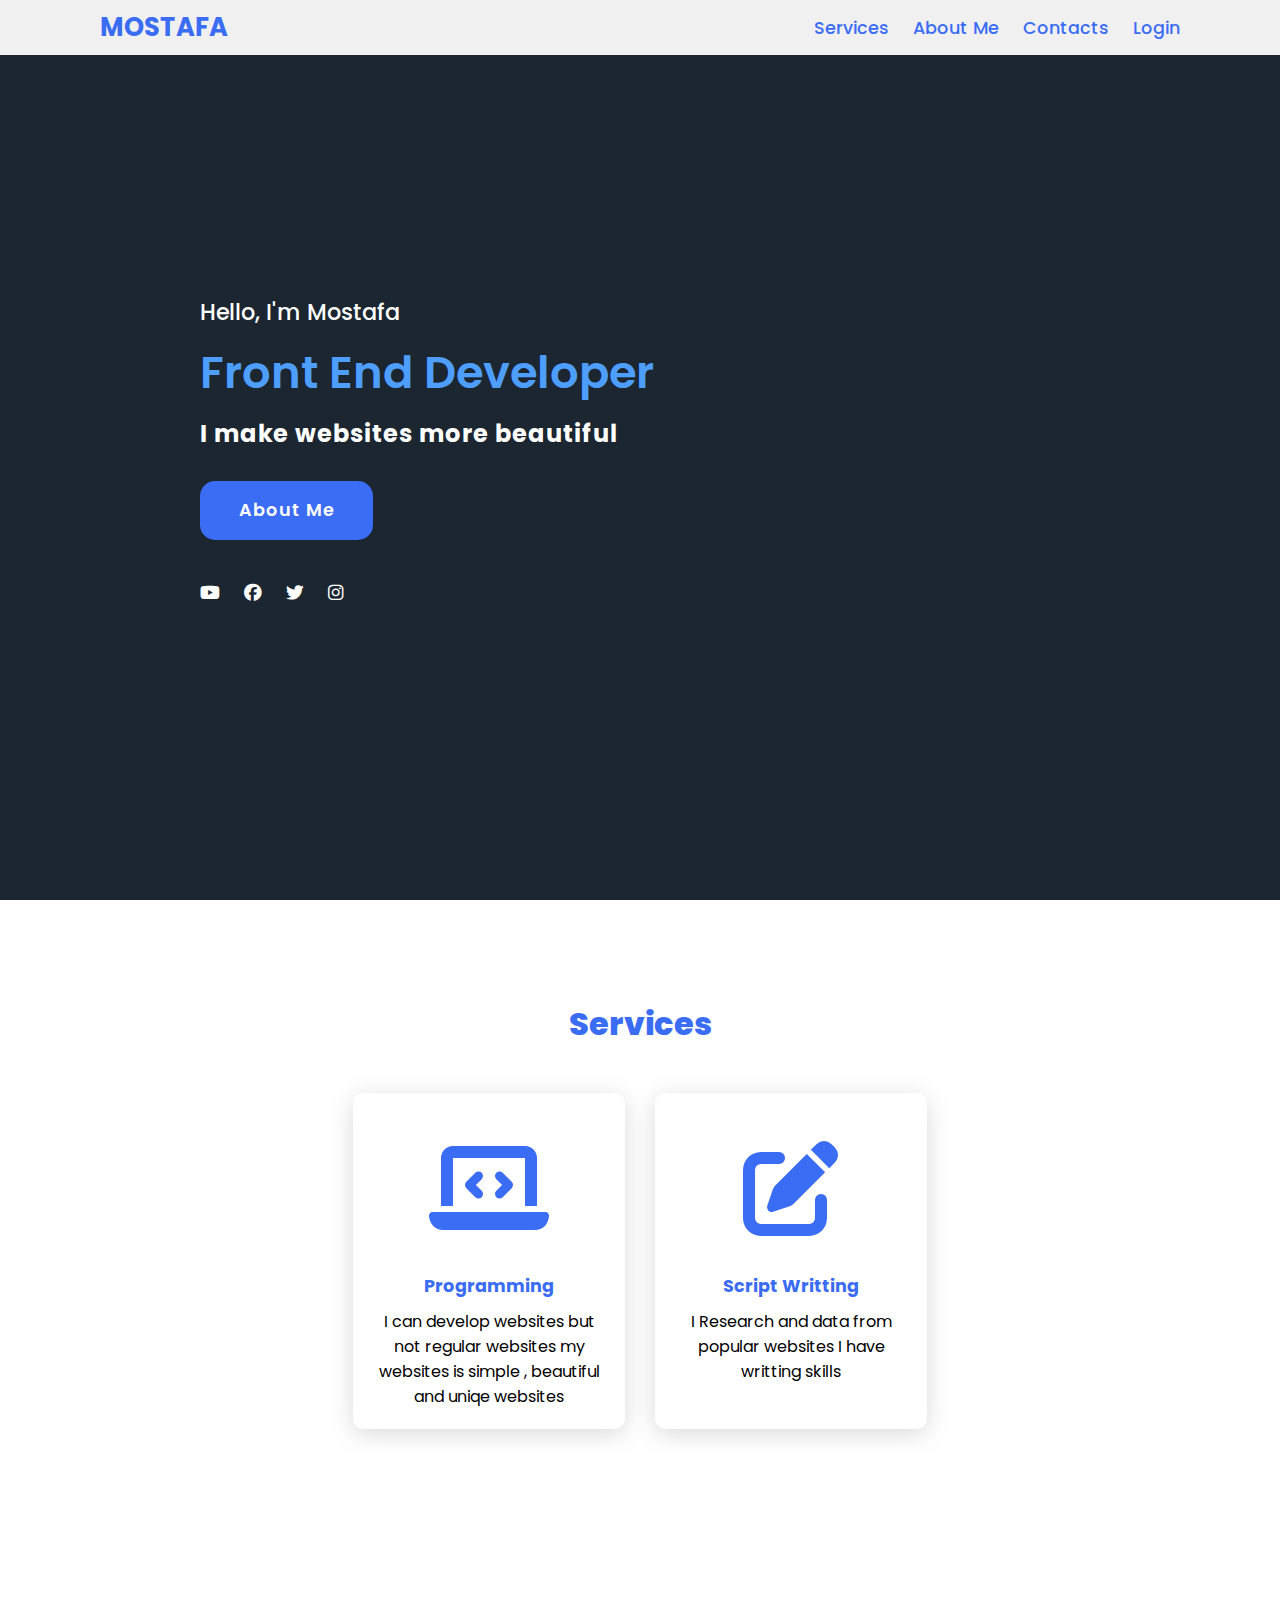
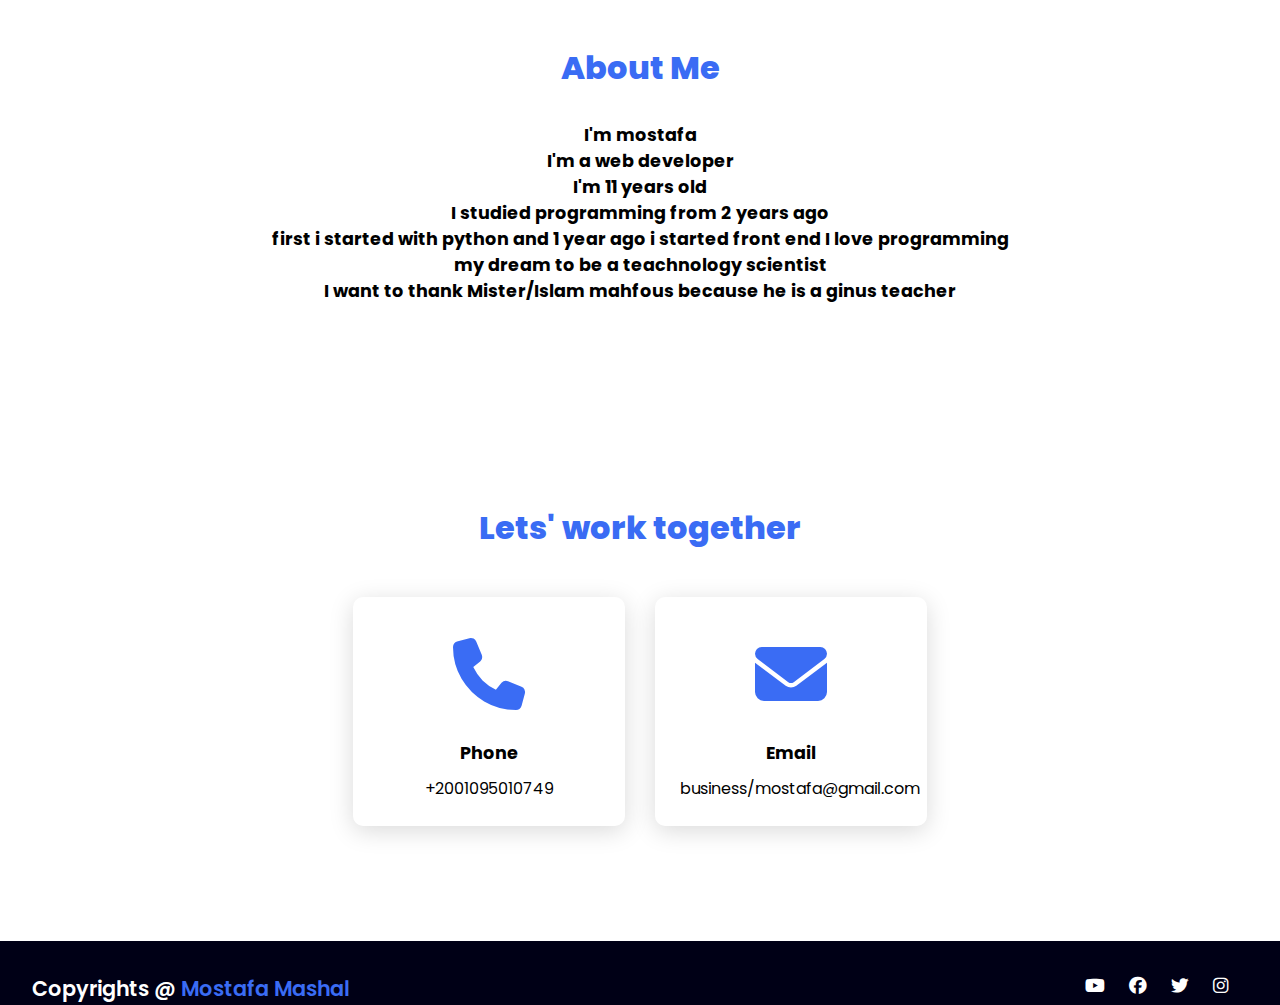
<file: index.html>
<!DOCTYPE html>
<html>

<head>
  <meta charset="utf-8">
  <meta name="viewport" content="width=device-width">
  <title>Mostafa Mashal</title>
  <link rel="stylesheet" href="https://cdnjs.cloudflare.com/ajax/libs/font-awesome/6.6.0/css/all.min.css">
  <link rel="stylesheet" type="text/css" href="styles.css" />
</head>

<body>

  <header>
    <a href="#" class="logo">Mostafa</a>
    <nav class="navigation">
      <a href="#services">Services</a>
      <a href="#About Me">About Me</a>
      <a href="#Contact">Contacts</a>
      <a href="text.html">Login</a>
    </nav>
  </header>

  <section class="main">
    <div>
      <h2>Hello, I'm Mostafa <br><span>Front End Developer</span></h2>
      <h3>I make websites more beautiful </h3>
      <a href="#About Me" class="main-btn">About Me</a>

      <div class= "social-icons">
        <a href="https://www.youtube.com/@salwamashal34"><i class="fa-brands fa-youtube"></i></a>
        <a href="https://www.facebook.com/mostafa.mashal.7334/"><i class="fa-brands fa-facebook"></i></a>
        <a href="#"><i class="fa-brands fa-twitter"></i></a>
        <a href="#"><i class="fa-brands fa-instagram"></i></a>
      </div>
    </div>
  </section>

  <section class="cards" id="services">
    <h2 class="title">Services</h2>
    <div class="content">
      <div class="card">
          <div class="icon">
            <i class="fa-solid fa-laptop-code"></i>
           </div>
          <div class="info">
            <h3>Programming</h3>
            <p>I can develop websites but not regular websites my websites is simple , beautiful and uniqe websites</p>
          </div>
      </div>
      <div class="card">
          <div class="icon">
            <i class="fa-solid fa-pen-to-square"></i>
           </div>
          <div class="info">
            <h3>Script Writting</h3>
            <p>I Research and data from popular websites I have writting skills</p>
          </div>
      </div>
    </div>
  </section>
  <section class="About Me" id="About Me">
    <h2 class="title">About Me</h2>
    <p class="paragraph">I'm mostafa <br> I'm a web developer <br>I'm 11 years old<br> I studied programming from 2 years ago<br> first i started with python and 1 year ago i started front end I love programming<br> my dream to be a teachnology scientist <br> I want to thank Mister/Islam mahfous because he is a ginus teacher</p>
  </section>

  <section class="cards contact" id="Contact">
    <h2 class="title">Lets' work together</h2>
    <div class="content">
      <div class="card">
          <div class="icon">
            <i class="fa-solid fa-phone"></i>
           </div>
          <div class="info">
            <h3>Phone</h3>
            <p>+2001095010749</p>
          </div>
      </div>
      <div class="card">
          <div class="icon">
            <i class="fa-solid fa-envelope"></i>
           </div>
          <div class="info">
            <h3>Email</h3>
            <p>business/mostafa@gmail.com</p>
          </div>
      </div>
    </div>
  </section>

  <footer class="footer">
    <p class="footer-title">Copyrights @ <span>Mostafa Mashal</span></p>
    <div class= "social-icons">
      <a href="https://www.youtube.com/@salwamashal34"><i class="fa-brands fa-youtube"></i></a>
      <a href="https://www.facebook.com/mostafa.mashal.7334/"><i class="fa-brands fa-facebook"></i></a>
      <a href="#"><i class="fa-brands fa-twitter"></i></a>
      <a href="#"><i class="fa-brands fa-instagram"></i></a>
    </div>
  </footer>
</body>

</html>
</file>
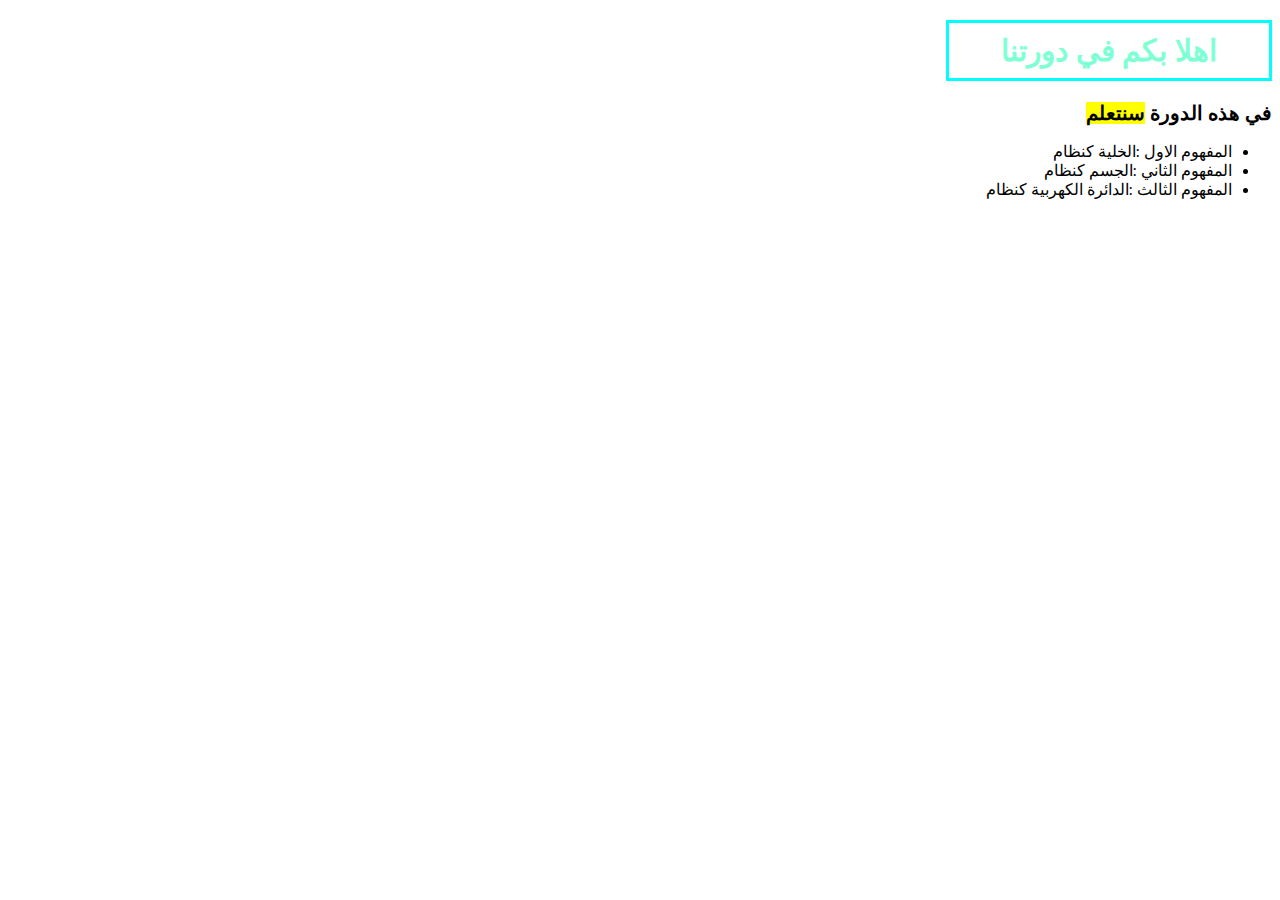
<file: home.html>
<!DOCTYPE html>
<html lang="en">
<head>
    <meta charset="UTF-8">
    <meta name="viewport" content="width=device-width, initial-scale=1.0">
    <link rel="stylesheet" type="text/css" href="home_s.css" />
    <title>mostafa course</title>
</head>
<body dir="rtl">
    <h1 class="ha">اهلا بكم في دورتنا</h1>
    <h2 class="ta">في هذه الدورة <mark>سنتعلم</mark></h2>
    <ul>
        <li>المفهوم الاول :الخلية كنظام</li>
        <li>المفهوم الثاني :الجسم كنظام</li>
        <li>المفهوم الثالث :الدائرة الكهربية كنظام</li>
    </ul>
</body>
</html>
</file>
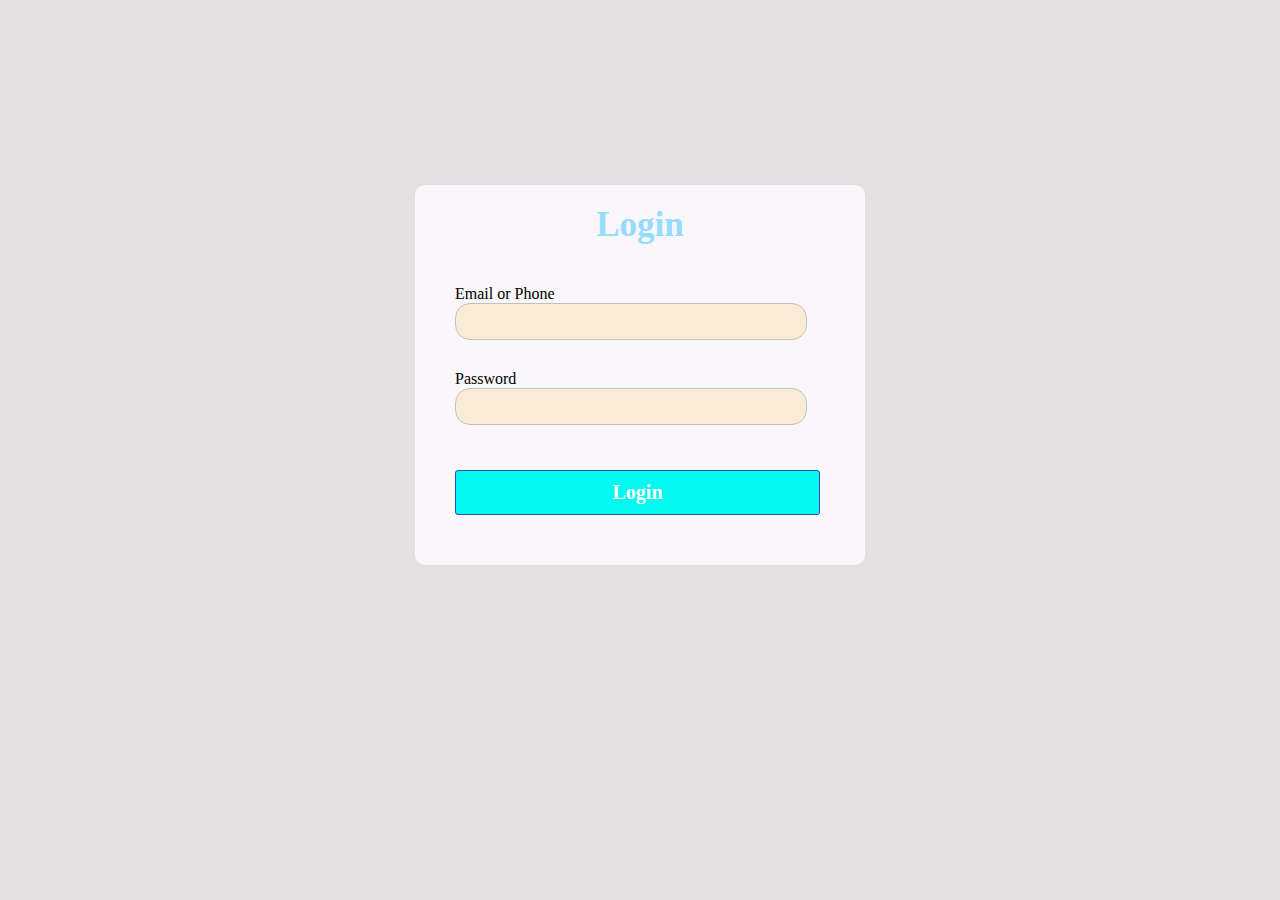
<file: text.html>
<!DOCTYPE html>
<html lang="en">
<head>
    <meta charset="UTF-8">
    <meta name="viewport" content="width=device-width, initial-scale=1.0">
    <title>Manhag-Login</title>
    <link rel="stylesheet" type="text/css" href="text_s.css" />
</head>
<body>
   <section>
    <div class="container">
        <h1 class="label">Login</h1>
        <form class="login_form" action="home.html" method="post" name="form" onsubmit="return validated()">
            <div class="font">Email or Phone</div>
            <input autocomplete="off" type="text" name="email" >
            <div id="email_error">please fill up your Email or Phone</div>
            <div class="font font2">Password</div>
            <input type="password" name="password">
            <div id="password_error">please fill up your Password</div>
            <button type="submit">Login</button>
        </form>
    </div>
    </section>
    
    <script src="text_js.js" type="text/javascript"></script>

</body>
</html>
</file>
<file: styles.css>
@import url('https://fonts.googleapis.com/css2?family=Poppins:ital,wght@0,100;0,200;0,300;0,400;0,500;0,600;0,700;0,800;0,900;1,100;1,200;1,300;1,400;1,500;1,600;1,700;1,800;1,900&display=swap');

*{
  font-family: 'Poppins', 'sans-serif';
  margin: 0;
  padding: 0;
  box-sizing: border-box;
  scroll-behavior: smooth;
}

header{
  background-color: #f0f0f0;
  width: 100%;
  position: fixed;
  z-index: 999;
  display: flex;
  justify-content: space-between;
  align-items: center;
  padding: 10px 100px;
  max-height: 55px;
}

.logo{
  text-decoration: none;
  color: #3a6cf4;
  text-transform: uppercase;
  font-weight: 700;
  font-size: 1.6em;
}

.navigation a{
  color: #3a6cf4;
  text-decoration: none;
  font-size: 1.1em;
  font-weight: 500;
  padding-left: 20px;
}

.navigation a:hover{
  color: #601cfc;
}

section{
  padding: 100px 200px;
}

.main{
  width: 100%;
  min-height: 100vh;
  display: flex;
  align-items: center;
  background-color: #1B2631;
}

.main h2{
  color: #fff;
  font-size: 1.4em;
  font-weight: 500;
}

.main h2 span{
  display: inline-block;
  margin-top: 10px;
  color: #4e9eff;
  font-size: 2em;
  font-weight: 600;
}

.main h3{
  color: #fff;
  font-size: 1.5em;
  font-weight: 700;
  letter-spacing: 1px;
  margin-top: 10px;
  margin-bottom: 30px;
}

.main-btn{
  color: #fff;
  background-color: #3a6cf4;
  text-decoration: none;
  font-size: 1.1em;
  font-weight: 600;
  display: inline-block;
  padding: 0.9375em 2.1875em;
  letter-spacing: 1px;
  border-radius: 15px;
  margin-bottom: 40px;
  transition: 0.7s ease;
}

.main-btn:hover{
  background-color: #0a49f6;
  transform: scale(1.1);
}

.social-icons a{
  color: #fff;
  font-size: 1.1em;
  padding-right: 20px;
}

.title{
  display: flex;
  justify-content: center;
  color: #3a6cf4;
  font-size: 2.0em;
  font-weight: 800;
  margin-bottom: 30px;
}

.content{
  display: flex;
  justify-content: center;
  flex-direction: row;
  flex-wrap: wrap;
}

.card{
  background-color: #fff;
  width: 17em;
  box-shadow: 0 5px 25px rgba(1 1 1 / 15%);
  border-radius: 10px;
  padding: 25px;
  margin: 15px;
  transition: 0.7s ease;
  max-height: 21em;
}

.card:hover{
  transform: scale(1.1);
}

.icon{
  color: #3a6cf4;
  font-size: 6em;
  text-align: center;
}

.info{
  text-align: center;
}

.info h3{
  color: #3a6cf4;
  font-size: 1.1em;
  font-weight: 700;
  margin: 10px;
  text-align: center;
}

.paragraph{
  color: black;
  font-size: 1.1em;
  font-weight: 700;
  text-align: center;
}

.contact .icon{
  font-size: 4.5em;
}

.contact .info h3{
  color: #000;
}


.footer{
  background-color: #000016;
  color: #fff;
  padding: 2em;
  display: flex;
  justify-content: space-between;
  max-height: 40px;
}

.footer-title{
  font-size: 1.3em;
  font-weight: 600;
}

.footer-title span{
  color: #3a6cf4;
}
</file>
<file: home_s.css>
*{
    font-family: Tahoma;
}
.ha {
    color: aquamarine;
    font-size: 30px;
    font-weight: 600;
    padding: 10px;
    border: 3px solid aqua;
    text-align: center;
    margin-left: 300px;
    width: 300px;
    font-family: Tahoma;
    justify-content: center;
}
.ta {
    font-size: 20px;
    font-family: Tahoma;
    margin-top: 15px;
    margin-left: 800px;
    justify-content: left;
}
</file>
<file: text_s.css>
* {
    padding: 0;
    margin: 0;
    font-family: Tahoma;
}

body {
    background-color: rgb(227, 224, 226);
    align-items: center;
    justify-content: center;
    display: flex;
    font-family: Tahoma;
    height: 700px;
}

.container {
    position: relative;
    margin-top: 50px;
    width: 450px;
    height: auto;
    background: #f9f7f9;
    border-radius: 10px;
    transition: 0.8s ease;
}
.container:hover{
    transform: scale(1.1);
}

.label {
    padding: 20px 130px;
    font-size: 35px;
    font-weight: bold;
    color: rgb(149, 220, 255);
    text-align: center;
    justify-content: center;
}

.login_form {
    padding: 20px 40px;
}

.login_form font{
    font-size: 18px;
    color: #53dbf6;
    margin: 5px 0;
}

.login_form input {
    height: 35px;
    width: 340px;
    padding: 0 5px;
    font-size: 18px;
    outline: none;
    border: 1px solid silver;
    border-radius: 15px;
    background-color: antiquewhite;
}

.login_form .font2 {
    margin-top: 30px;
}

.login_form button {
    margin: 45px 0 30px 0;
    height: 45px;
    width: 365px;
    font-size: 20px;
    color: white;
    outline: none;
    cursor: pointer;
    font-weight: bold;
    background: #03f8ef;
    border-radius: 3px;
    border: 1px solid #3949AB;
    transition: .6s ease;
}

.login_form button:hover{
    background: #151c6a;
    transform: scale(1.1);
}

.login_form #email_error,
.login_form #password_error {
    margin-top: 5px;
    width: 345px;
    font-size: 18px;
    color: #fa04bd;
    background: rgba(202, 55, 141, 0.1);
    text-align: center;
    padding: 5px 8px;
    border-radius: 3px;
    border: 1px solid #EF9A9A;
    display: none;
}

.social-icons a{
    color: #fff;
    font-size: 1.1em;
    padding-right: 20px;
  }
  .footer{
    background-color: #000016;
    color: #fff;
    padding: 2em;
    display: flex;
    justify-content: space-between;
    max-height: 40px;
    margin-top: 20px;
  }
  
  .footer-title{
    font-size: 1.3em;
    font-weight: 600;
    font-family: Tahoma;
  }
  
  .footer-title span{
    color: #3a6cf4;
    font-family: Tahoma;
  }
</file>
